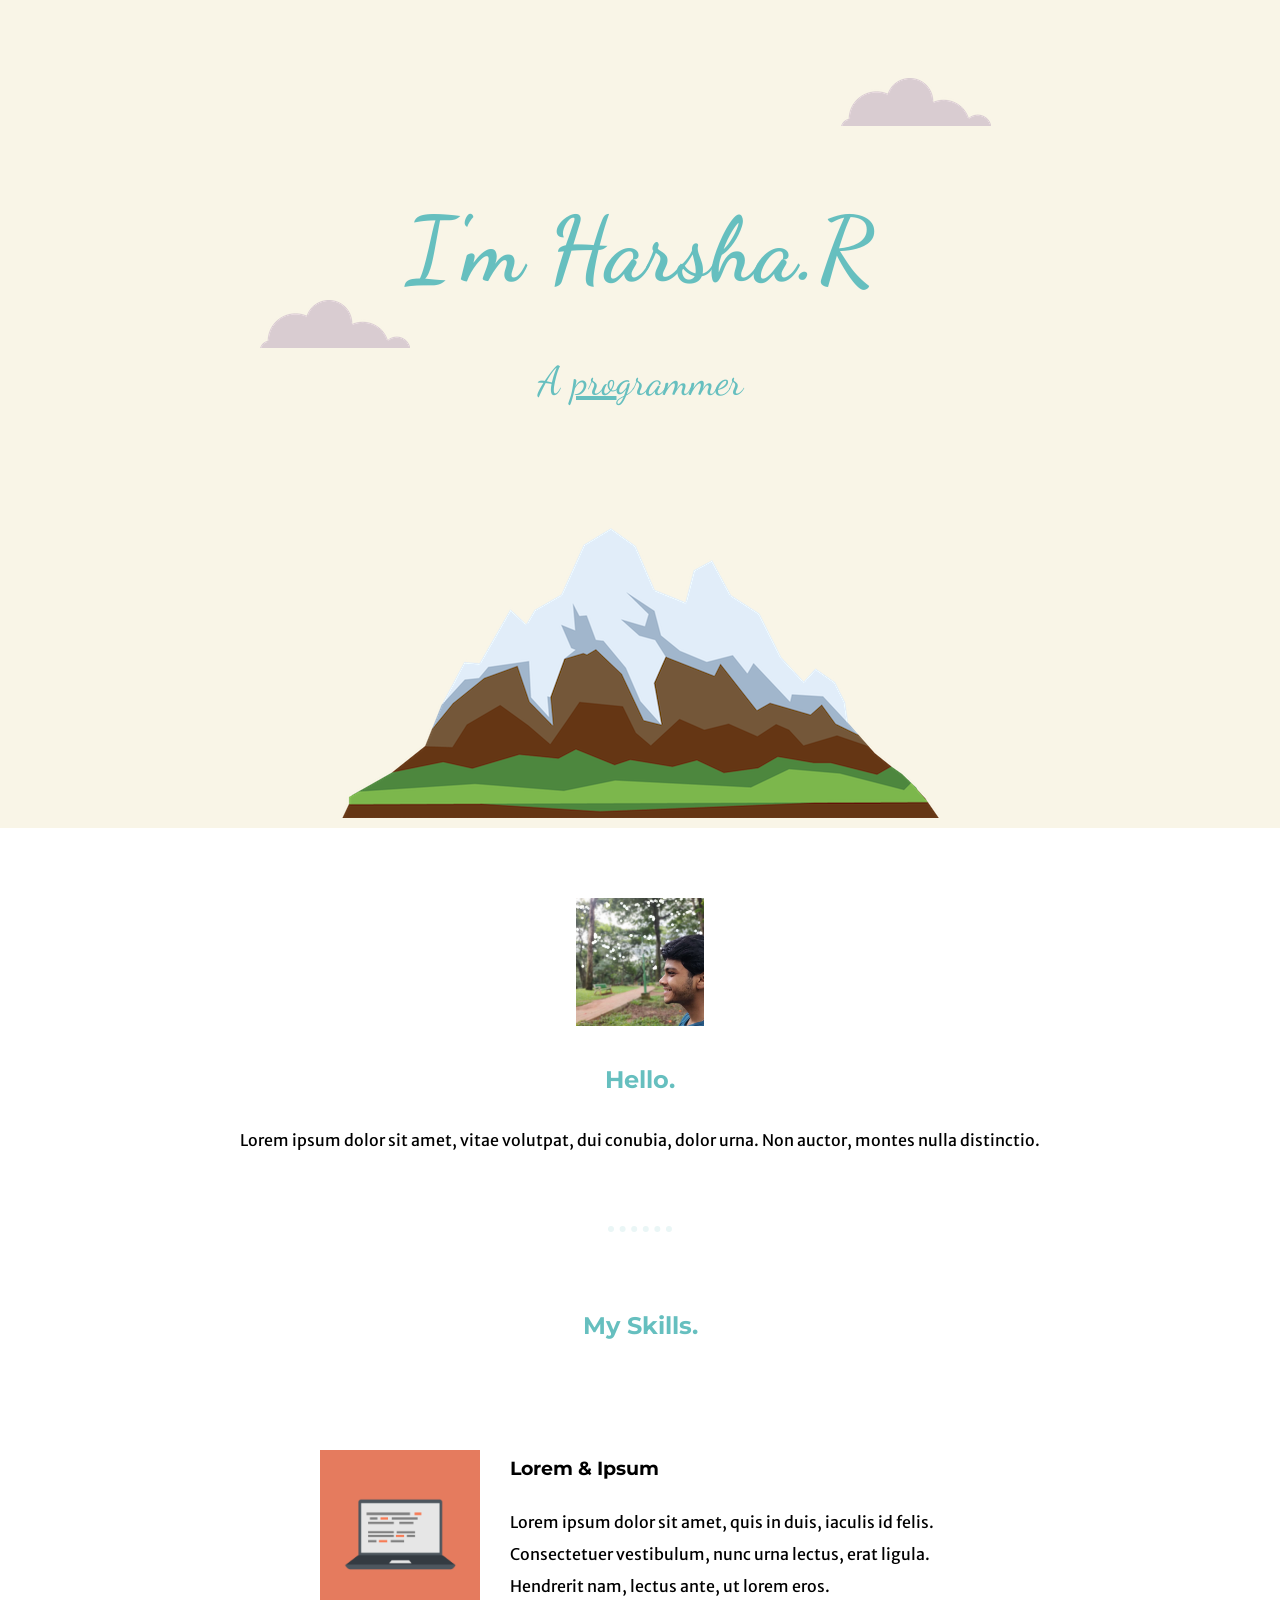
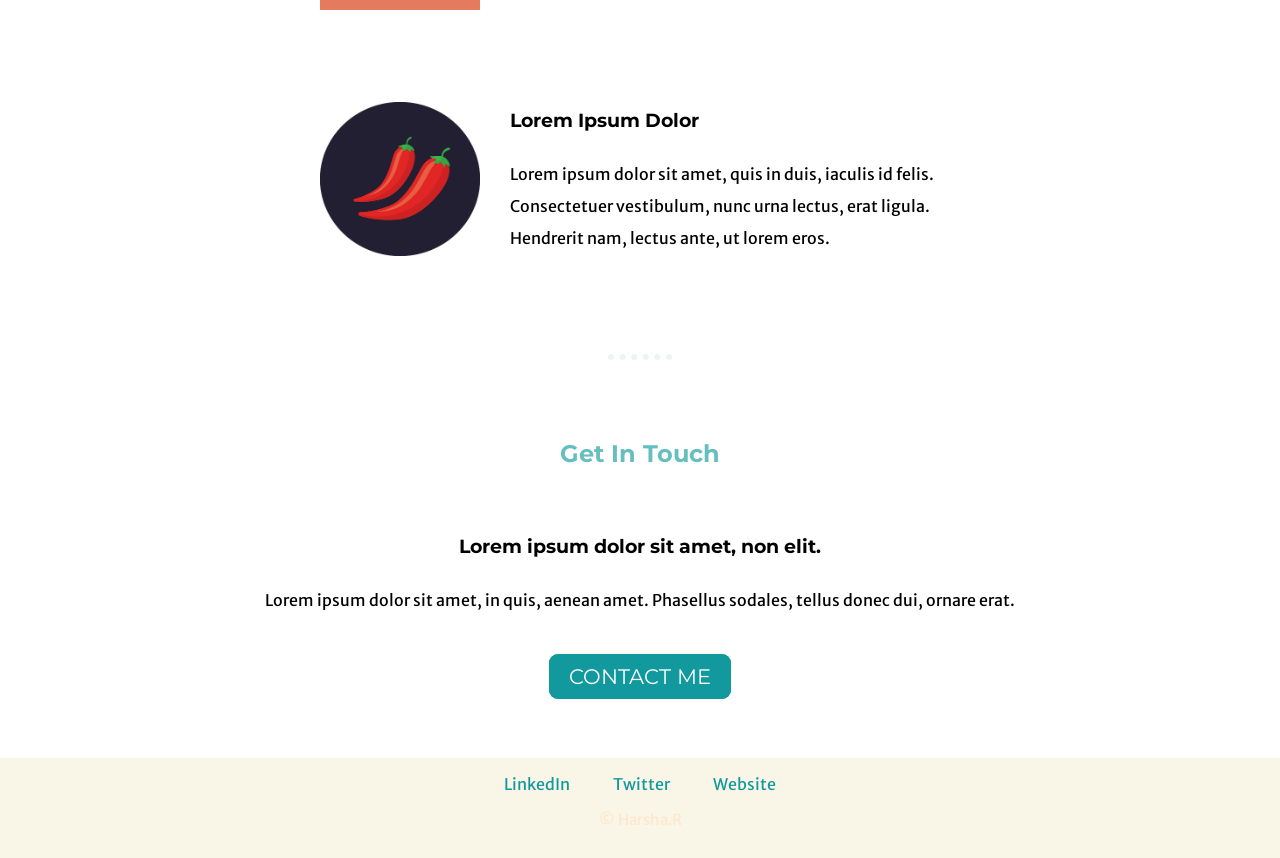
<file: index.html>
<!DOCTYPE html>
<html lang="en">
<head>
    <meta charset="UTF-8">
    <meta http-equiv="X-UA-Compatible" content="IE=edge">
    <meta name="viewport" content="width=device-width, initial-scale=1.0">
    <title>Harsha.R</title>
    <link rel="stylesheet" href="newstyles.css">
    <link rel="icon" href="android-chrome-512x512.png">
    <link rel="preconnect" href="https://fonts.googleapis.com">
    <link rel="preconnect" href="https://fonts.gstatic.com" crossorigin>
    <link href="https://fonts.googleapis.com/css2?family=Dancing+Script&family=Merriweather+Sans&family=Montserrat&display=swap" rel="stylesheet">
</head>
<body>
    <div class="top-container">
        <img class="top-cloud" src="cloud.png" alt="cloud image">
        <h1 class="Name">I'm Harsha.R</h1>
        <p class="pro">A <span>pro</span>grammer</p>
        <img class="bottom-cloud" src="cloud.png" alt="cloud image">
        <img class="Mountain" src="mountain.png" alt="mountain image">
    </div>
        <div class="middle-container">
            <div class="profile">
              <img class="profile-pic" src="harsha1.jpeg" alt="Harsha's profile img">
              <h2>Hello.</h2>
              <p>Lorem ipsum dolor sit amet, vitae volutpat, dui conubia, dolor urna. Non auctor, montes nulla distinctio.</p>
            </div>
            <hr>
            <div class="skills">
              <h2>My Skills.</h2>
              <div class="skill-row">
                <img class="skill-img" src="computer.png" alt="skill's img">
                <h3>Lorem & Ipsum</h3>
                <p class="skill-description">Lorem ipsum dolor sit amet, quis in duis, iaculis id felis. Consectetuer vestibulum, nunc urna lectus, erat ligula. Hendrerit nam, lectus ante, ut lorem eros.</p>
              </div>
              <div class="skill-row">
                <img class="skill-img" src="chillies.png" alt="skill's img">
                <h3>Lorem Ipsum Dolor</h3>
                <p class="skill-description">Lorem ipsum dolor sit amet, quis in duis, iaculis id felis. Consectetuer vestibulum, nunc urna lectus, erat ligula. Hendrerit nam, lectus ante, ut lorem eros.</p>
              </div>
            </div>
            <hr>
            <div class="contact-me">
              <h2 class="get">Get In Touch</h2>
              <h3>Lorem ipsum dolor sit amet, non elit.</h3>
              <p class="space">Lorem ipsum dolor sit amet, in quis, aenean amet. Phasellus sodales, tellus donec dui, ornare erat.</p>
              <a class="btn" href="mailto:harsha29052003@gmail.com">CONTACT ME</a>
            </div>
          
          
          <div class="bottom-container">
            <a href="https://www.linkedin.com/">LinkedIn</a>
            <a href="https://twitter.com/">Twitter</a>
            <a href="https://www.appbrewery.co/">Website</a>
            <p class="my">© Harsha.R</p>
          </div>
        </div>
</body>
</html>
</file>
<file: newstyles.css>
body{
    margin: 0px;
    text-align: center;
    font-family: 'Merriweather Sans', sans-serif;
    line-height: 2;
}

hr{
    border-color: #EAF6F6;
    border-style: dotted none none none;
    border-width: 6px;
    width: 5%;
}

a{
    margin: 30px 20px 10px;
    position: relative;
    top: 10px;
    text-decoration: none;
     color: #11999E;
}

a:hover{
    color: #66BFBF;
}

.top-container{
    background-color: #F9F5E7;
    border: 0px;
    padding-top: 100px;
}

.profile-pic{
    width: 10%;
    height: 10%;
}

span{
    text-decoration: underline;
}

.bottom-cloud{
 position: absolute;
 left: 260px;
 top: 300px;  
}

.top-cloud{
    position: absolute;
    right: 289px;
    top: 78px;
   }
.pro{
    font-family: 'Dancing Script', cursive;
    font-size: 2.5rem;
    margin-top: 0px;
    color: #66BFBF;
    font-weight: lighter;
}
.Name{
    font-family: 'Dancing Script', cursive;
    font-weight: bolder;
    font-size: 5.65rem;
    margin-top: 60px;
    margin-bottom: 0px;
    color: #66BFBF;
}
h1{
    font-family: 'Montserrat', sans-serif;
    margin-top: 0px;
    color: #66BFBF;
}
h2{
    font-family: 'Montserrat', sans-serif;
    color: #66BFBF;
    font-weight: bold;
}
h3{
    font-family: 'Montserrat', sans-serif;
}

.skill-row{
    width: 50%;
    margin: 100px auto 100px auto;
    text-align: left;
}

.skill-img{
    width: 25%;
    float: left;
    margin-right: 30px;
}


.skills{
    margin: 70px auto 70px auto;
}

.profile{
    margin: 70px auto 70px auto;
}

.contact-me{
    margin: 70px auto 70px auto;
}

.bottom-container{
    background-color: #F9F5E7;
     height: 100px;
}



    .btn {
        background: #11999E;
        background-image: -webkit-linear-gradient(top, #11999E, #11999E);
        background-image: -moz-linear-gradient(top, #11999E, #11999E);
        background-image: -ms-linear-gradient(top, #11999E, #11999E);
        background-image: -o-linear-gradient(top, #11999E, #11999E);
        background-image: linear-gradient(to bottom, #11999E, #11999E);
        -webkit-border-radius: 9;
        -moz-border-radius: 9;
        border-radius: 9px;
        font-family: 'Montserrat', sans-serif;
        color: white;
        font-size: 21px;
        padding: 10px 20px 10px 20px;
        border: solid #11999E 0px;
        text-decoration: none;
      }
      
      .btn:hover {
        background: #3cb0fd;
        background-image: -webkit-linear-gradient(top, #3cb0fd, #3498db);
        background-image: -moz-linear-gradient(top, #3cb0fd, #3498db);
        background-image: -ms-linear-gradient(top, #3cb0fd, #3498db);
        background-image: -o-linear-gradient(top, #3cb0fd, #3498db);
        background-image: linear-gradient(to bottom, #3cb0fd, #3498db);
        text-decoration: none;
      }

      .space{
        margin: 10px 0 30px 0;
      }

      .get{
        margin-bottom: 50px;
      }

      .my{
        color: #FFE7CC;
        font-size: 15px;
      }
</file>
